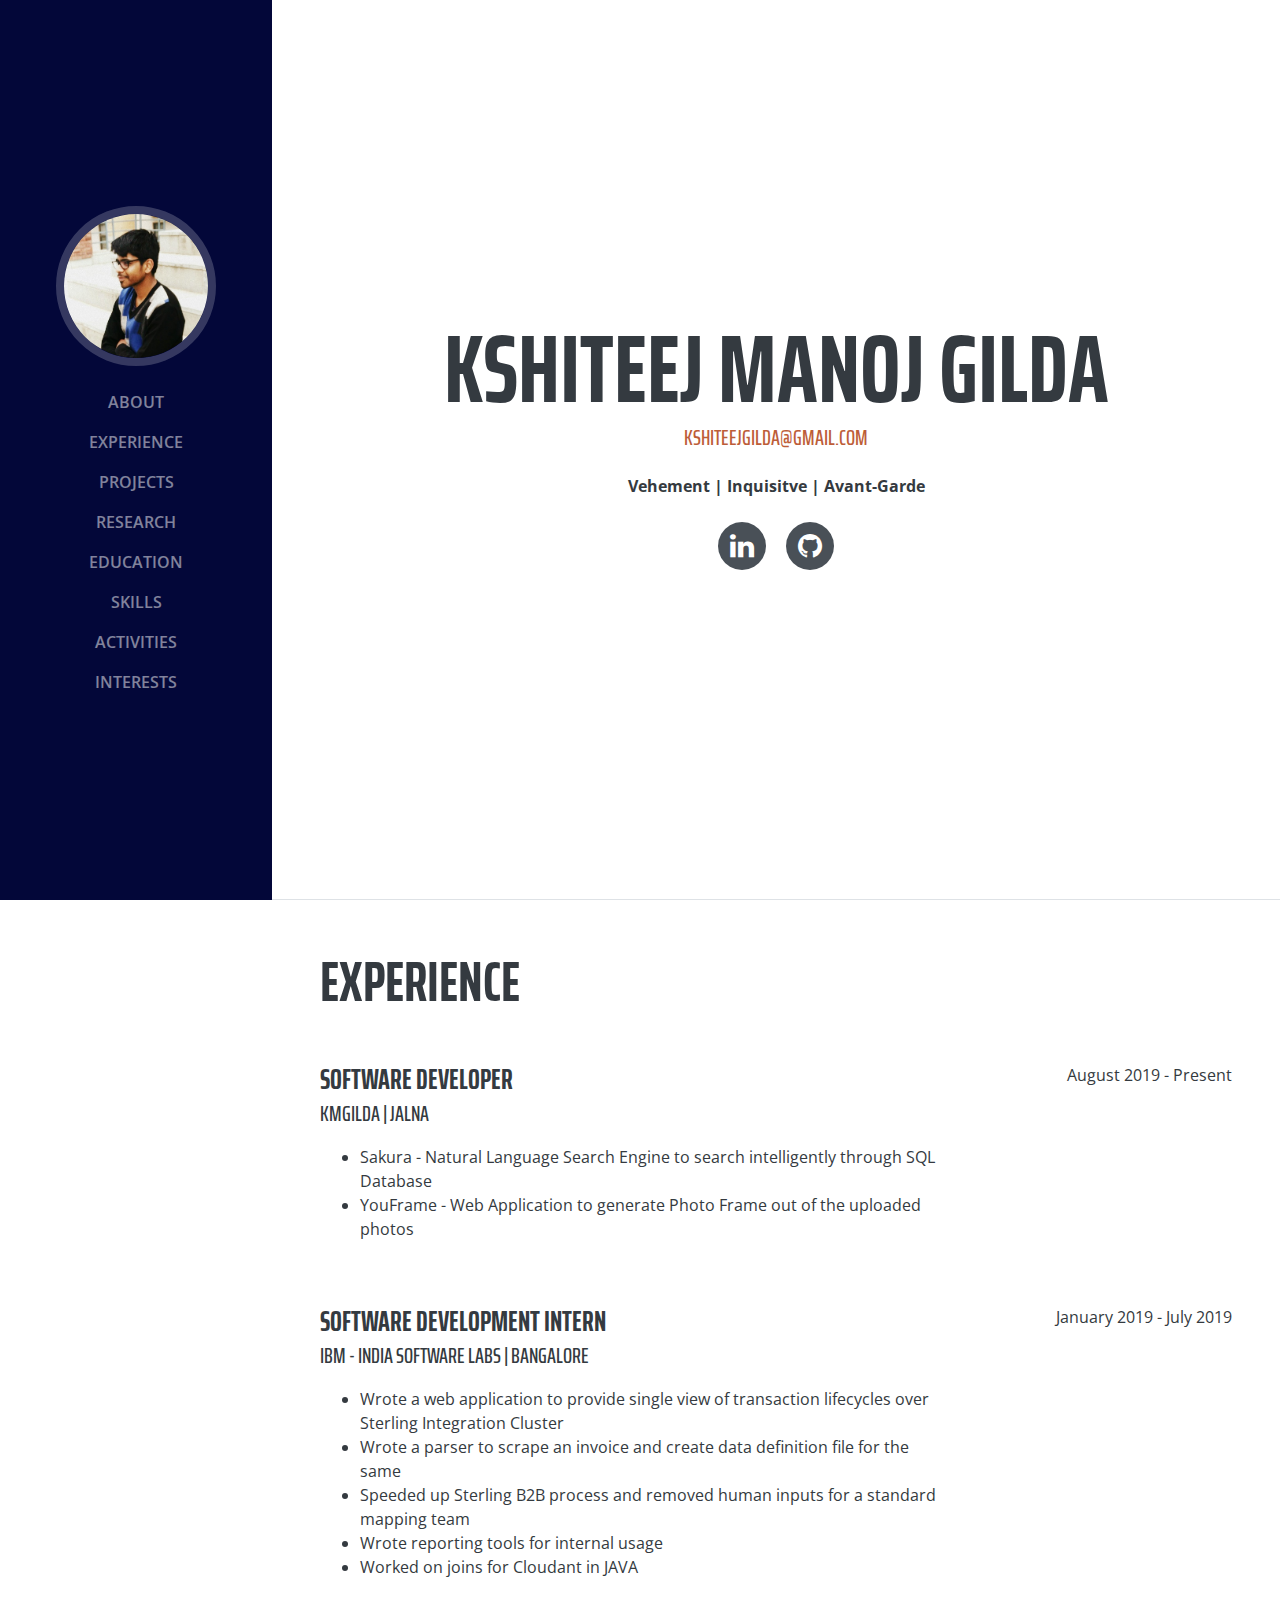
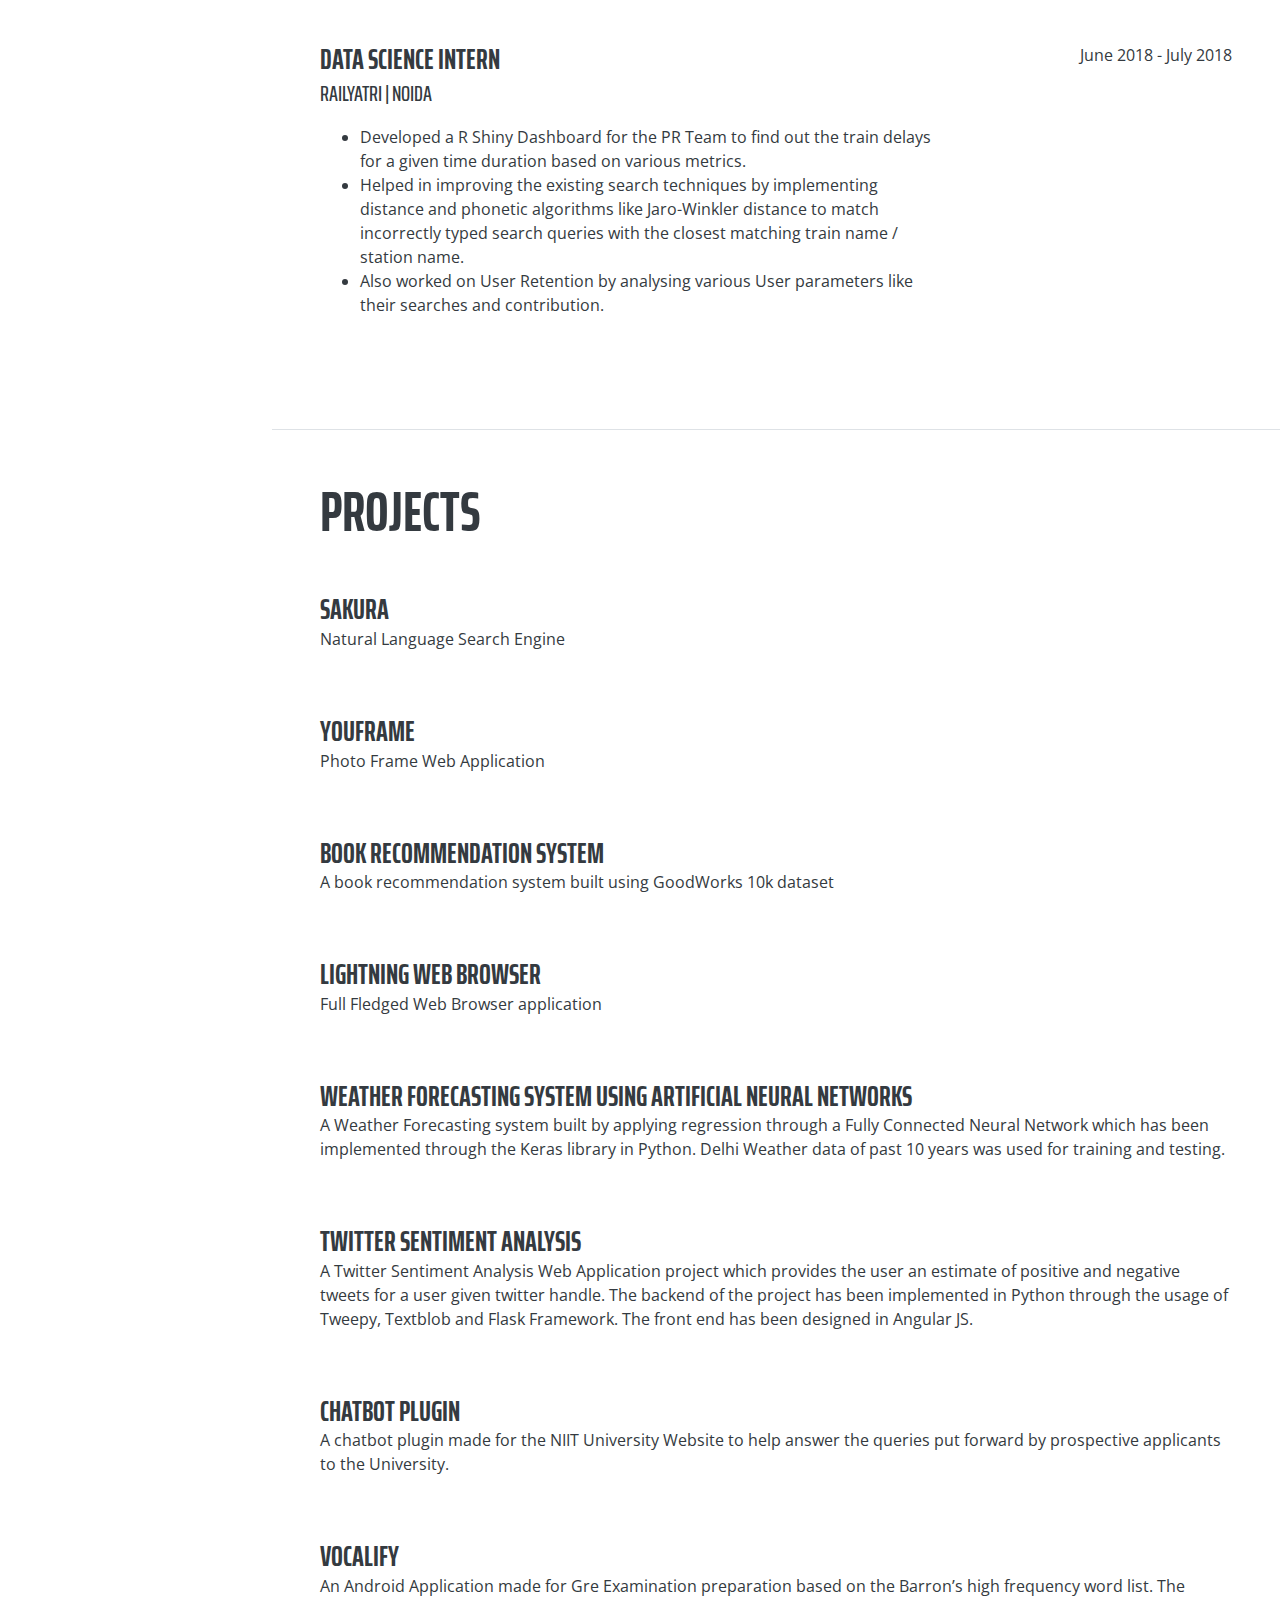
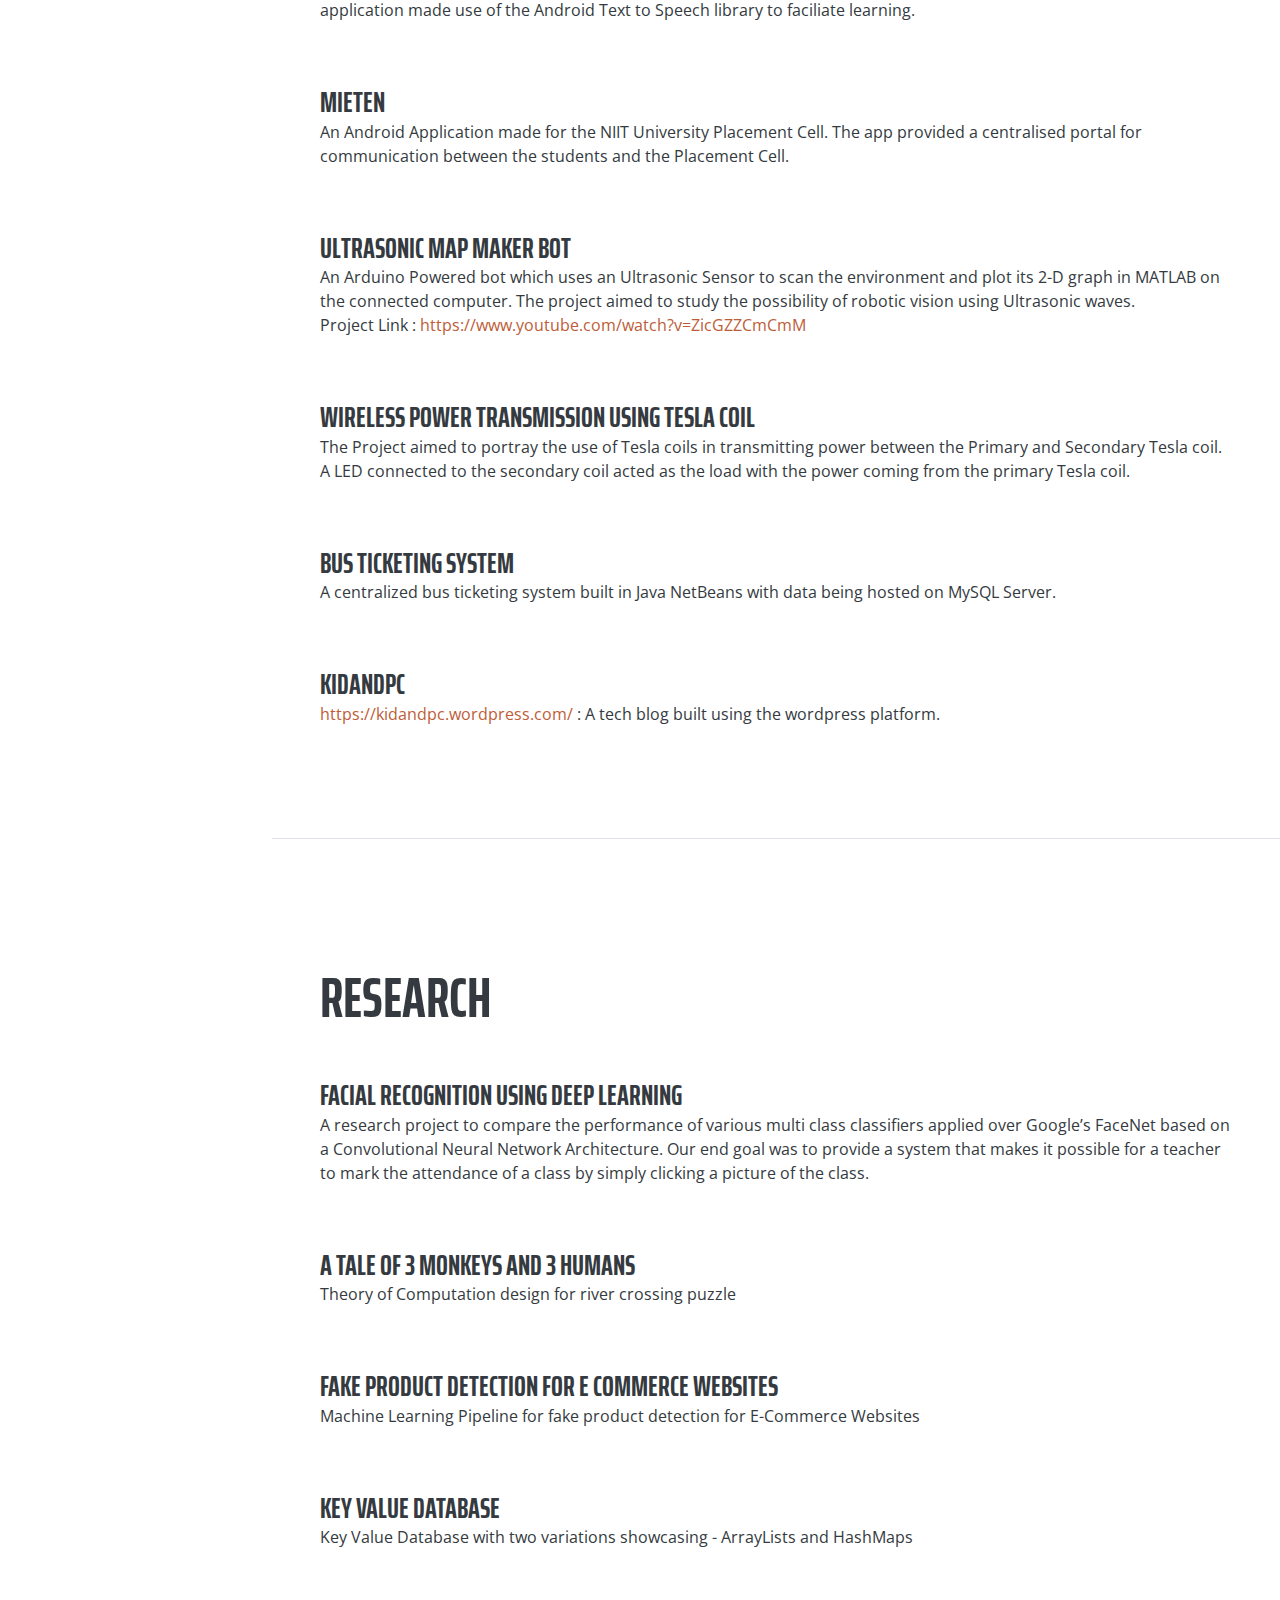
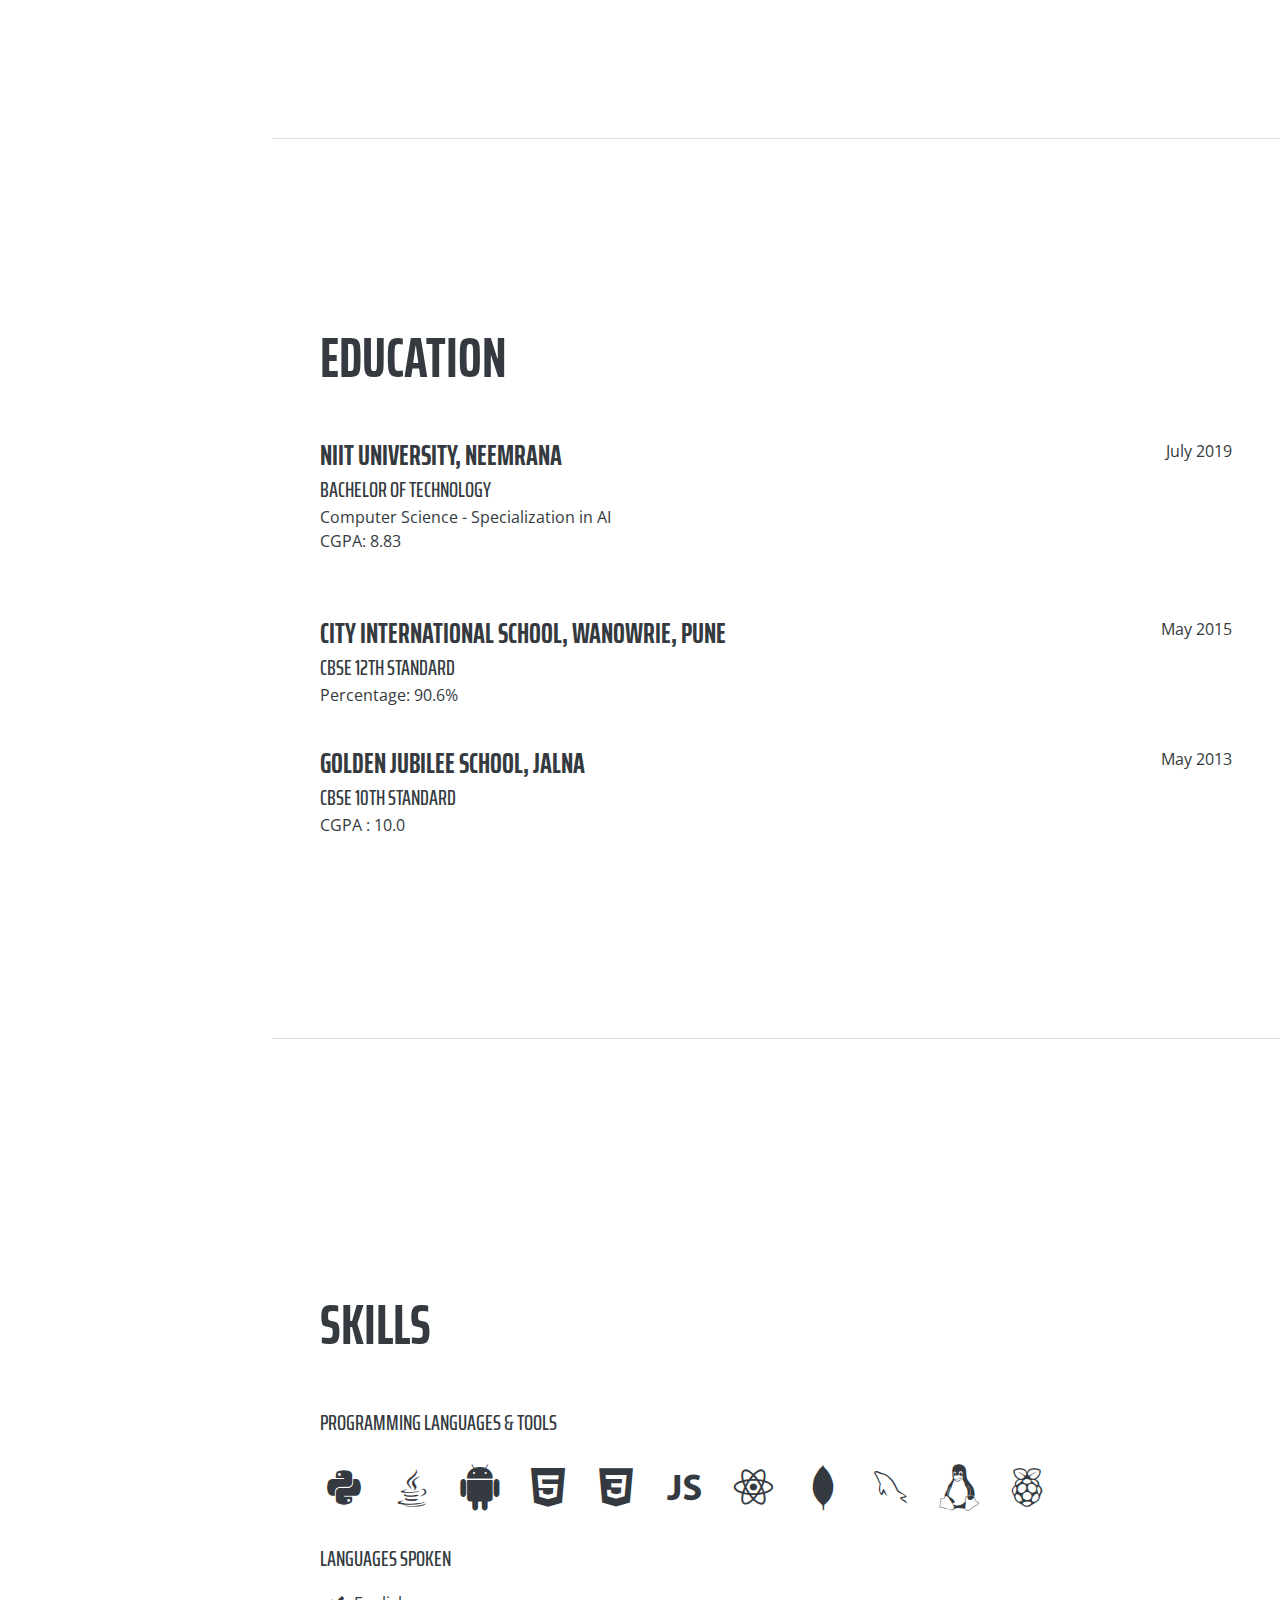
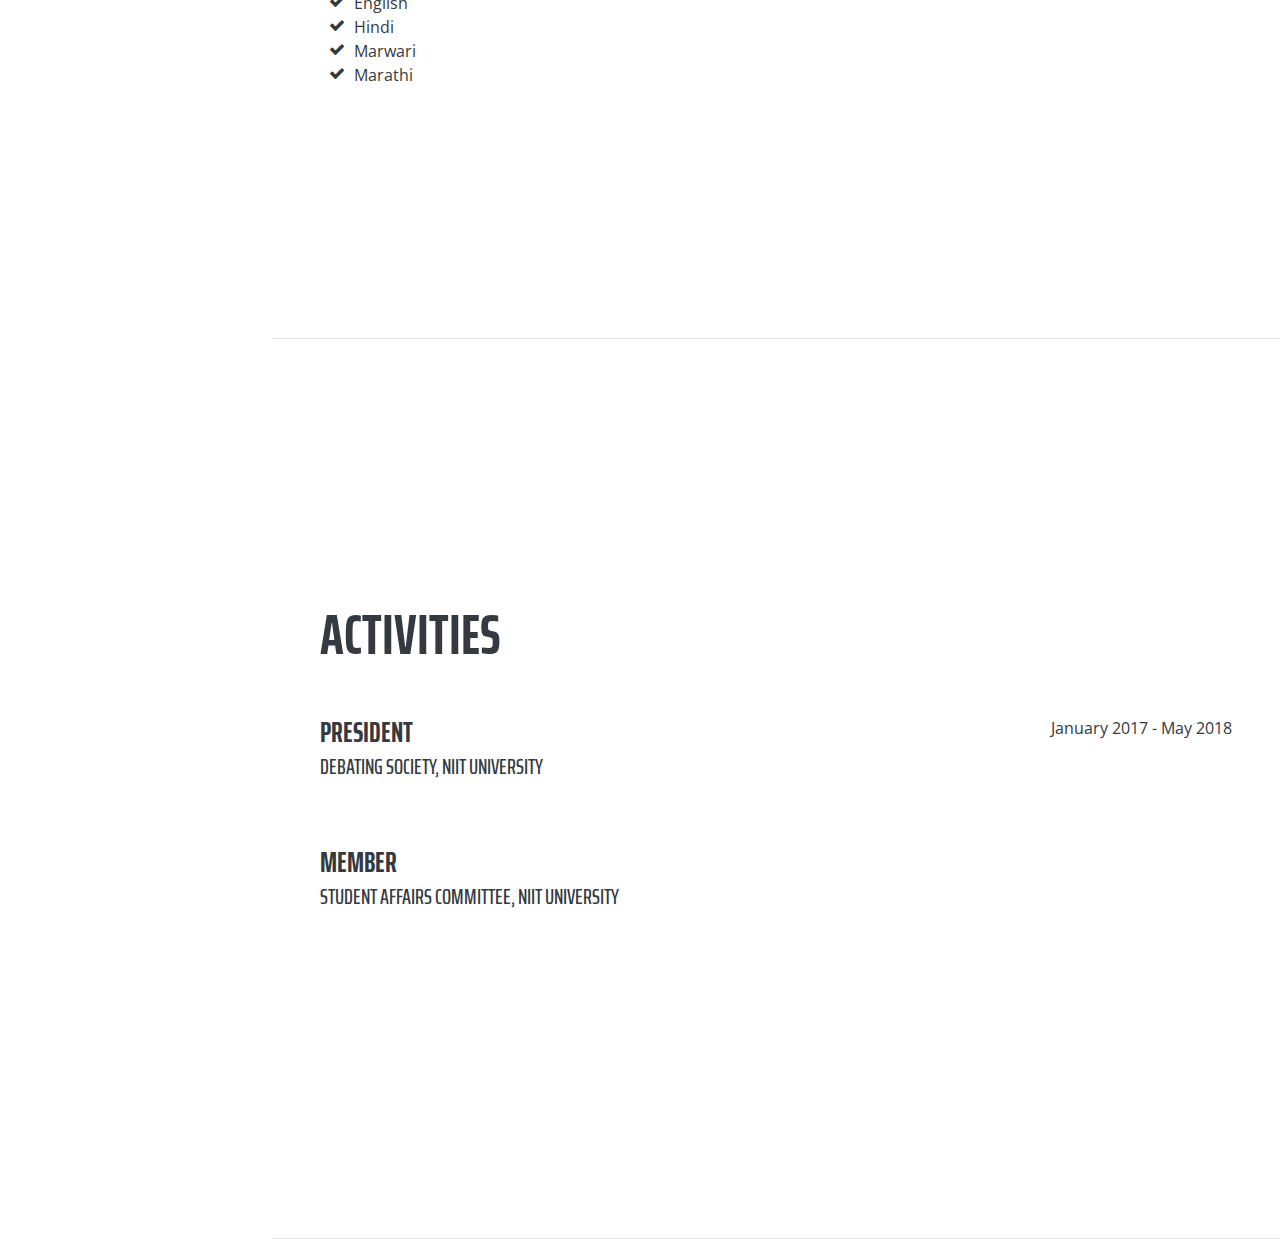
<file: index1.html>
<!DOCTYPE html>
<html lang="en">

  <head>

    <meta charset="utf-8">
    <meta name="viewport" content="width=device-width, initial-scale=1, shrink-to-fit=no">
    <meta name="description" content="">
    <meta name="author" content="">

    <title>Home</title>

    <!-- Bootstrap core CSS -->
    <link href="vendor/bootstrap/css/bootstrap.min.css" rel="stylesheet">

    <!-- Custom fonts for this template -->
    <link href="https://fonts.googleapis.com/css?family=Saira+Extra+Condensed:100,200,300,400,500,600,700,800,900" rel="stylesheet">
    <link href="https://fonts.googleapis.com/css?family=Open+Sans:300,300i,400,400i,600,600i,700,700i,800,800i" rel="stylesheet">
    <link href="vendor/font-awesome/css/font-awesome.min.css" rel="stylesheet">
    <link href="vendor/devicons/css/devicons.min.css" rel="stylesheet">
    <link href="vendor/simple-line-icons/css/simple-line-icons.css" rel="stylesheet">

    <!-- Custom styles for this template -->
    <link href="css/resume.min.css" rel="stylesheet">

  </head>

  <body id="page-top">

    <nav class="navbar navbar-expand-lg navbar-dark bg-primary fixed-top" id="sideNav">
      <a class="navbar-brand js-scroll-trigger" href="#page-top">
        
        <span class="d-none d-lg-block">
          <img class="img-fluid img-profile rounded-circle mx-auto mb-2" src="img/profile.jpg" alt="">
        </span>
      </a>
      <button class="navbar-toggler" type="button" data-toggle="collapse" data-target="#navbarSupportedContent" aria-controls="navbarSupportedContent" aria-expanded="false" aria-label="Toggle navigation">
        <span class="navbar-toggler-icon"></span>
      </button>
      <div class="collapse navbar-collapse" id="navbarSupportedContent">
        <ul class="navbar-nav">
          <li class="nav-item">
            <a class="nav-link js-scroll-trigger" href="#about">About</a>
          </li>
          <li class="nav-item">
            <a class="nav-link js-scroll-trigger" href="#experience">Experience</a>
          </li>
          <li class="nav-item">
            <a class="nav-link js-scroll-trigger" href="#projects">Projects</a>
          </li>
          <li class="nav-item">
            <a class="nav-link js-scroll-trigger" href="#research">Research</a>
          </li>
          <li class="nav-item">
            <a class="nav-link js-scroll-trigger" href="#education">Education</a>
          </li>
          <li class="nav-item">
            <a class="nav-link js-scroll-trigger" href="#skills">Skills</a>
          </li>
          <li class="nav-item">
            <a class="nav-link js-scroll-trigger" href="#activities">Activities</a>
          </li>
          <li class="nav-item">
            <a class="nav-link js-scroll-trigger" href="#interests">Interests</a>
          </li>
          
        </ul>
      </div>
    </nav>

    <div class="container-fluid p-0">

      <section class="resume-section p-3 p-lg-5 d-flex d-column" id="about">
        <div class="my-auto align">
          <h1 >Kshiteej Manoj Gilda
            <!--<span class="text-primary">Taylor</span> -->
          </h1>
          <div class="subheading tempAlignment">
            <a href="mailto:kshiteejgilda@gmail.com">kshiteejgilda@gmail.com</a> <br>
          </div>
          <p class="tempAlignment"><b>Vehement | Inquisitve | Avant-Garde</b></p>
          <ul class="list-inline list-social-icons mb-0">
           <!-- <li class="list-inline-item">
              
                <span class="fa-stack fa-lg">
                  <i class="fa fa-circle fa-stack-2x"></i>
                  <i class="fa fa-facebook fa-stack-1x fa-inverse"></i>
                </span>
              </a>
            </li> -->
            <!--<li class="list-inline-item">
              <a href="#">
                <span class="fa-stack fa-lg">
                  <i class="fa fa-circle fa-stack-2x"></i>
                  <i class="fa fa-twitter fa-stack-1x fa-inverse"></i>
                </span>
              </a>
            </li> -->
            <li class="list-inline-item">
              <a href="https://www.linkedin.com/in/kshiteej-gilda-891975127/">
                <span class="fa-stack fa-lg">
                  <i class="fa fa-circle fa-stack-2x"></i>
                  <i class="fa fa-linkedin fa-stack-1x fa-inverse"></i>
                </span>
              </a>
            </li>
            <li class="list-inline-item">
              <a href="https://github.com/kmgilda">
                <span class="fa-stack fa-lg">
                  <i class="fa fa-circle fa-stack-2x"></i>
                  <i class="fa fa-github fa-stack-1x fa-inverse"></i>
                </span>
              </a>
            </li>
          </ul>          
        
        </div>
      </section>

      
      
      <section class="resume-section p-3 p-lg-5 d-flex flex-column" id="experience">
        <div class="my-auto">
          <h2 class="mb-5">Experience</h2>

          <div class="resume-item d-flex flex-column flex-md-row mb-5">
            <div class="resume-content mr-auto">
              <h3 class="mb-0">Software Developer</h3>
              <div class="subheading mb-3">kmgilda | Jalna</div>
              <p>
                <ul>
                  <li>Sakura - Natural Language Search Engine to search intelligently through SQL Database</li>
                  <li>YouFrame - Web Application to generate Photo Frame out of the uploaded photos</li>  
                </ul>
              </p>
            </div>
            <div class="resume-date text-md-right">
              <span class="text-primary">August 2019 - Present</span>
            </div>
          </div>
          
          
          <div class="resume-item d-flex flex-column flex-md-row mb-5">
            <div class="resume-content mr-auto">
              <h3 class="mb-0">Software Development Intern</h3>
              <div class="subheading mb-3">IBM - India Software Labs | Bangalore</div>
              <p>
                <ul>
                  <li>Wrote a web application to provide single view of transaction lifecycles over Sterling Integration Cluster</li>
                  <li>Wrote a parser to scrape an invoice and create data definition file for the same</li>
                  <li>Speeded up Sterling B2B process and removed human inputs for a standard mapping team</li>
                  <li>Wrote reporting tools for internal usage</li>
                  <li>Worked on joins for Cloudant in JAVA</li>
                </ul>
              </p>
            </div>
            <div class="resume-date text-md-right">
              <span class="text-primary">January 2019 - July 2019</span>
            </div>
          </div>

          <div class="resume-item d-flex flex-column flex-md-row mb-5">
            <div class="resume-content mr-auto">
              <h3 class="mb-0">Data Science Intern</h3>
              <div class="subheading mb-3">RailYatri | Noida</div>
              <p>
                <ul>
                  <li>Developed a R Shiny Dashboard for the PR Team to find out the train delays for a given time duration based on various metrics.</li>
                  <li>Helped in improving the existing search techniques by implementing distance and phonetic algorithms like Jaro-Winkler distance to match incorrectly typed search queries with the closest matching train name / station name.</li> 
                  <li>Also worked on User Retention by analysing various User parameters like their searches and contribution.</li>
                </ul>
              </p>
            </div>
            <div class="resume-date text-md-right">
              <span class="text-primary">June 2018 - July 2018</span>
            </div>
          </div>          
        </div>

      </section>

      <section class="resume-section p-3 p-lg-5 d-flex flex-column" id="projects">
        <div class="my-auto">
          <h2 class="mb-5">Projects</h2>

          <div class="resume-item d-flex flex-column flex-md-row mb-5">
            <div class="resume-content mr-auto">
              <h3 class="mb-0">Sakura</h3>              
              <p>Natural Language Search Engine</p>
            </div>
            
          </div>
          
          
          <div class="resume-item d-flex flex-column flex-md-row mb-5">
            <div class="resume-content mr-auto">
              <h3 class="mb-0">YouFrame</h3>              
              <p>Photo Frame Web Application</p>
            </div>
            
          </div>
          
          <div class="resume-item d-flex flex-column flex-md-row mb-5">
            <div class="resume-content mr-auto">
              <h3 class="mb-0">Book Recommendation System</h3>              
              <p>A book recommendation system built using GoodWorks 10k dataset</p>
            </div>
            
          </div>
          
          <div class="resume-item d-flex flex-column flex-md-row mb-5">
            <div class="resume-content mr-auto">
              <h3 class="mb-0">Lightning Web Browser</h3>              
              <p>Full Fledged Web Browser application</p>
            </div>
            
          </div>
          
          <div class="resume-item d-flex flex-column flex-md-row mb-5">
            <div class="resume-content mr-auto">
              <h3 class="mb-0">Weather Forecasting System using Artificial Neural Networks</h3>              
              <p>A Weather Forecasting system built by applying regression through a Fully Connected Neural Network which has been implemented through the Keras library in Python. Delhi Weather data of past 10 years was used for training and testing.</p>
            </div>
            
          </div>
          
          <div class="resume-item d-flex flex-column flex-md-row mb-5">
            <div class="resume-content mr-auto">
              <h3 class="mb-0">Twitter Sentiment Analysis</h3>              
              <p>A Twitter Sentiment Analysis Web Application project which provides the user an estimate of positive and negative tweets for a user given twitter handle. The backend of the project has been implemented in Python through the usage of Tweepy, Textblob and Flask Framework. The front end has been designed in Angular JS.</p>
            </div>
            
          </div>
          
          
          <div class="resume-item d-flex flex-column flex-md-row mb-5">
            <div class="resume-content mr-auto">
              <h3 class="mb-0">Chatbot Plugin</h3>              
              <p>A chatbot plugin made for the NIIT University Website to help answer the queries put forward by prospective applicants to the University.</p>
            </div>
            
          </div>
          
          <div class="resume-item d-flex flex-column flex-md-row mb-5">
            <div class="resume-content mr-auto">
              <h3 class="mb-0">Vocalify</h3>              
              <p>An Android Application made for Gre Examination preparation based on the Barron’s high
                frequency word list. The application made use of the Android Text to Speech library to faciliate learning.</p>
            </div>
            
          </div>

          <div class="resume-item d-flex flex-column flex-md-row mb-5">
            <div class="resume-content mr-auto">
              <h3 class="mb-0">Mieten</h3>              
              <p>An Android Application made for the NIIT University Placement Cell. The app provided a centralised portal for communication between the students and the Placement Cell.</p>
            </div>
           
          </div>

          <div class="resume-item d-flex flex-column flex-md-row mb-5">
            <div class="resume-content mr-auto">
              <h3 class="mb-0">Ultrasonic Map Maker Bot</h3>
              <p>An Arduino Powered bot which uses an Ultrasonic Sensor to scan the
                environment and plot its 2-D graph in MATLAB on the connected computer. The project aimed to study the
                possibility of robotic vision using Ultrasonic waves.<br/>Project Link : <a href="https://www.youtube.com/watch?v=ZicGZZCmCmM">https://www.youtube.com/watch?v=ZicGZZCmCmM</a></p>
            </div>
            </div>


          <div class="resume-item d-flex flex-column flex-md-row mb-5">
            <div class="resume-content mr-auto">
              <h3 class="mb-0">Wireless Power Transmission using Tesla Coil</h3>
              <p>The Project aimed to portray the use of Tesla coils in
                transmitting power between the Primary and Secondary Tesla coil. A LED connected to the secondary coil
                acted as the load with the power coming from the primary Tesla coil.</p>
            </div>
          </div>



          <div class="resume-item d-flex flex-column flex-md-row mb-5">
            <div class="resume-content mr-auto">
              <h3 class="mb-0">Bus Ticketing System</h3>
              <p>A centralized bus ticketing system built in Java NetBeans with data being hosted on MySQL Server.</p>
            </div>
            </div>

          <div class="resume-item d-flex flex-column flex-md-row mb-5">
            <div class="resume-content mr-auto">
              <h3 class="mb-0">kidandpc</h3>              
              <p><a href="https://kidandpc.wordpress.com/">https://kidandpc.wordpress.com/</a> : A tech blog built using the wordpress platform.</p>
            </div>
          </div>


        </div>

      </section>

      <section class="resume-section p-3 p-lg-5 d-flex flex-column" id="research">
        <div class="my-auto">
          <h2 class="mb-5">Research</h2>

          <div class="resume-item d-flex flex-column flex-md-row mb-5">
            <div class="resume-content mr-auto">
              <h3 class="mb-0">Facial Recognition using Deep Learning</h3>              
              <p>A research project to compare the performance of various multi class classifiers applied over Google’s FaceNet based on a Convolutional Neural Network Architecture. Our end goal was to provide a system that makes it possible for a teacher to mark the attendance of a class by simply clicking a picture of the class.</p>
            </div>
          </div>
          
          <div class="resume-item d-flex flex-column flex-md-row mb-5">
            <div class="resume-content mr-auto">
              <h3 class="mb-0">A Tale of 3 monkeys and 3 humans</h3>              
              <p>Theory of Computation design for river crossing puzzle</p>
            </div>
          </div>
          
          
          <div class="resume-item d-flex flex-column flex-md-row mb-5">
            <div class="resume-content mr-auto">
              <h3 class="mb-0">Fake Product Detection for E Commerce Websites</h3>              
              <p>Machine Learning Pipeline for fake product detection for E-Commerce Websites</p>
            </div>
          </div>

          <div class="resume-item d-flex flex-column flex-md-row mb-5">
            <div class="resume-content mr-auto">
              <h3 class="mb-0">Key Value Database</h3>              
              <p>Key Value Database with two variations showcasing - ArrayLists and HashMaps</p>
            </div>
          </div>
          



        </div>

      </section>


      
      
      
      <section class="resume-section p-3 p-lg-5 d-flex flex-column" id="education">
        <div class="my-auto">
          <h2 class="mb-5">Education</h2>

          <div class="resume-item d-flex flex-column flex-md-row mb-5">
            <div class="resume-content mr-auto">
              <h3 class="mb-0">NIIT University, Neemrana</h3>
              <div class="subheading">Bachelor of Technology</div>
              <div>Computer Science - Specialization in AI</div>
              <p>CGPA: 8.83</p>
            </div>
            <div class="resume-date text-md-right">
              <span class="text-primary">July 2019</span>
            </div>
          </div>

          <div class="resume-item d-flex flex-column flex-md-row">
            <div class="resume-content mr-auto">
              <h3 class="mb-0">City International School, Wanowrie, Pune</h3>
              <div class="subheading">CBSE 12th Standard</div>
              <p>Percentage: 90.6%</p>
            </div>
            <div class="resume-date text-md-right">
              <span class="text-primary">May 2015</span>
            </div>
          </div>
          <br/>
          <div class="resume-item d-flex flex-column flex-md-row">
            <div class="resume-content mr-auto">
              <h3 class="mb-0">Golden Jubilee School, Jalna</h3>
              <div class="subheading">CBSE 10th Standard</div>
              <p>CGPA : 10.0</p>
            </div>
            <div class="resume-date text-md-right">
              <span class="text-primary">May 2013</span>
            </div>
          </div>

        </div>
      </section>

      <section class="resume-section p-3 p-lg-5 d-flex flex-column" id="skills">
        <div class="my-auto">
          <h2 class="mb-5">Skills</h2>

          <div class="subheading mb-3">Programming Languages &amp; Tools</div>
          <ul class="list-inline list-icons">

            
            <li class="list-inline-item">
              <i class="devicons devicons-python"></i>
            </li>
            <li class="list-inline-item">
              <i class="devicons devicons-java"></i>
            </li>
            <li class="list-inline-item">
              <i class="devicons devicons-android"></i>
            </li>
            <li class="list-inline-item">
              <i class="devicons devicons-html5"></i>
            </li>
            <li class="list-inline-item">
              <i class="devicons devicons-css3"></i>
            </li>
            <li class="list-inline-item">
              <i class="devicons devicons-javascript"></i>
            </li>
            <li class="list-inline-item">
              <i class="devicons devicons-react"></i>
            </li>
            <li class="list-inline-item">
              <i class="devicons devicons-mongodb"></i>
            </li>
            <li class="list-inline-item">
              <i class="devicons devicons-mysql"></i>
            </li>
            <li class="list-inline-item">
              <i class="devicons devicons-linux"></i>
            </li>
          </li>
            <li class="list-inline-item">
              <i class="devicons devicons-raspberry_pi"></i>
          
          </ul>

          <div class="subheading mb-3">Languages Spoken</div>
          <ul class="fa-ul mb-0">
            <li>
              <i class="fa-li fa fa-check"></i>
              English</li>
            <li>
              <i class="fa-li fa fa-check"></i>
              Hindi</li>
            <li>
              <i class="fa-li fa fa-check"></i>
              Marwari</li>
            <li>
              <i class="fa-li fa fa-check"></i>
              Marathi</li>
          </ul>
        </div>
      </section>

      <section class="resume-section p-3 p-lg-5 d-flex flex-column" id="activities">
        <div class="my-auto">
          <h2 class="mb-5">Activities</h2>

          <div class="resume-item d-flex flex-column flex-md-row mb-5">
            <div class="resume-content mr-auto">
              <h3 class="mb-0">President</h3>
              <div class="subheading mb-3">Debating Society, NIIT University</div>              
            </div>
            <div class="resume-date text-md-right">
              <span class="text-primary">January 2017 - May 2018</span>
            </div>
          </div>

          <div class="resume-item d-flex flex-column flex-md-row mb-5">
            <div class="resume-content mr-auto">
              <h3 class="mb-0">Member</h3>
              <div class="subheading mb-3">Student Affairs Committee, NIIT University</div>              
            </div>
            <div class="resume-date text-md-right">
</file>
<file: vendor/simple-line-icons/css/simple-line-icons.css>
@font-face {
  font-family: 'simple-line-icons';
  src: url('../fonts/Simple-Line-Icons.eot?v=2.4.0');
  src: url('../fonts/Simple-Line-Icons.eot?v=2.4.0#iefix') format('embedded-opentype'), url('../fonts/Simple-Line-Icons.woff2?v=2.4.0') format('woff2'), url('../fonts/Simple-Line-Icons.ttf?v=2.4.0') format('truetype'), url('../fonts/Simple-Line-Icons.woff?v=2.4.0') format('woff'), url('../fonts/Simple-Line-Icons.svg?v=2.4.0#simple-line-icons') format('svg');
  font-weight: normal;
  font-style: normal;
}
/*
 Use the following CSS code if you want to have a class per icon.
 Instead of a list of all class selectors, you can use the generic [class*="icon-"] selector, but it's slower:
*/
.icon-user,
.icon-people,
.icon-user-female,
.icon-user-follow,
.icon-user-following,
.icon-user-unfollow,
.icon-login,
.icon-logout,
.icon-emotsmile,
.icon-phone,
.icon-call-end,
.icon-call-in,
.icon-call-out,
.icon-map,
.icon-location-pin,
.icon-direction,
.icon-directions,
.icon-compass,
.icon-layers,
.icon-menu,
.icon-list,
.icon-options-vertical,
.icon-options,
.icon-arrow-down,
.icon-arrow-left,
.icon-arrow-right,
.icon-arrow-up,
.icon-arrow-up-circle,
.icon-arrow-left-circle,
.icon-arrow-right-circle,
.icon-arrow-down-circle,
.icon-check,
.icon-clock,
.icon-plus,
.icon-minus,
.icon-close,
.icon-event,
.icon-exclamation,
.icon-organization,
.icon-trophy,
.icon-screen-smartphone,
.icon-screen-desktop,
.icon-plane,
.icon-notebook,
.icon-mustache,
.icon-mouse,
.icon-magnet,
.icon-energy,
.icon-disc,
.icon-cursor,
.icon-cursor-move,
.icon-crop,
.icon-chemistry,
.icon-speedometer,
.icon-shield,
.icon-screen-tablet,
.icon-magic-wand,
.icon-hourglass,
.icon-graduation,
.icon-ghost,
.icon-game-controller,
.icon-fire,
.icon-eyeglass,
.icon-envelope-open,
.icon-envelope-letter,
.icon-bell,
.icon-badge,
.icon-anchor,
.icon-wallet,
.icon-vector,
.icon-speech,
.icon-puzzle,
.icon-printer,
.icon-present,
.icon-playlist,
.icon-pin,
.icon-picture,
.icon-handbag,
.icon-globe-alt,
.icon-globe,
.icon-folder-alt,
.icon-folder,
.icon-film,
.icon-feed,
.icon-drop,
.icon-drawer,
.icon-docs,
.icon-doc,
.icon-diamond,
.icon-cup,
.icon-calculator,
.icon-bubbles,
.icon-briefcase,
.icon-book-open,
.icon-basket-loaded,
.icon-basket,
.icon-bag,
.icon-action-undo,
.icon-action-redo,
.icon-wrench,
.icon-umbrella,
.icon-trash,
.icon-tag,
.icon-support,
.icon-frame,
.icon-size-fullscreen,
.icon-size-actual,
.icon-shuffle,
.icon-share-alt,
.icon-share,
.icon-rocket,
.icon-question,
.icon-pie-chart,
.icon-pencil,
.icon-note,
.icon-loop,
.icon-home,
.icon-grid,
.icon-graph,
.icon-microphone,
.icon-music-tone-alt,
.icon-music-tone,
.icon-earphones-alt,
.icon-earphones,
.icon-equalizer,
.icon-like,
.icon-dislike,
.icon-control-start,
.icon-control-rewind,
.icon-control-play,
.icon-control-pause,
.icon-control-forward,
.icon-control-end,
.icon-volume-1,
.icon-volume-2,
.icon-volume-off,
.icon-calendar,
.icon-bulb,
.icon-chart,
.icon-ban,
.icon-bubble,
.icon-camrecorder,
.icon-camera,
.icon-cloud-download,
.icon-cloud-upload,
.icon-envelope,
.icon-eye,
.icon-flag,
.icon-heart,
.icon-info,
.icon-key,
.icon-link,
.icon-lock,
.icon-lock-open,
.icon-magnifier,
.icon-magnifier-add,
.icon-magnifier-remove,
.icon-paper-clip,
.icon-paper-plane,
.icon-power,
.icon-refresh,
.icon-reload,
.icon-settings,
.icon-star,
.icon-symbol-female,
.icon-symbol-male,
.icon-target,
.icon-credit-card,
.icon-paypal,
.icon-social-tumblr,
.icon-social-twitter,
.icon-social-facebook,
.icon-social-instagram,
.icon-social-linkedin,
.icon-social-pinterest,
.icon-social-github,
.icon-social-google,
.icon-social-reddit,
.icon-social-skype,
.icon-social-dribbble,
.icon-social-behance,
.icon-social-foursqare,
.icon-social-soundcloud,
.icon-social-spotify,
.icon-social-stumbleupon,
.icon-social-youtube,
.icon-social-dropbox,
.icon-social-vkontakte,
.icon-social-steam {
  font-family: 'simple-line-icons';
  speak: none;
  font-style: normal;
  font-weight: normal;
  font-variant: normal;
  text-transform: none;
  line-height: 1;
  /* Better Font Rendering =========== */
  -webkit-font-smoothing: antialiased;
  -moz-osx-font-smoothing: grayscale;
}
.icon-user:before {
  content: "\e005";
}
.icon-people:before {
  content: "\e001";
}
.icon-user-female:before {
  content: "\e000";
}
.icon-user-follow:before {
  content: "\e002";
}
.icon-user-following:before {
  content: "\e003";
}
.icon-user-unfollow:before {
  content: "\e004";
}
.icon-login:before {
  content: "\e066";
}
.icon-logout:before {
  content: "\e065";
}
.icon-emotsmile:before {
  content: "\e021";
}
.icon-phone:before {
  content: "\e600";
}
.icon-call-end:before {
  content: "\e048";
}
.icon-call-in:before {
  content: "\e047";
}
.icon-call-out:before {
  content: "\e046";
}
.icon-map:before {
  content: "\e033";
}
.icon-location-pin:before {
  content: "\e096";
}
.icon-direction:before {
  content: "\e042";
}
.icon-directions:before {
  content: "\e041";
}
.icon-compass:before {
  content: "\e045";
}
.icon-layers:before {
  content: "\e034";
}
.icon-menu:before {
  content: "\e601";
}
.icon-list:before {
  content: "\e067";
}
.icon-options-vertical:before {
  content: "\e602";
}
.icon-options:before {
  content: "\e603";
}
.icon-arrow-down:before {
  content: "\e604";
}
.icon-arrow-left:before {
  content: "\e605";
}
.icon-arrow-right:before {
  content: "\e606";
}
.icon-arrow-up:before {
  content: "\e607";
}
.icon-arrow-up-circle:before {
  content: "\e078";
}
.icon-arrow-left-circle:before {
  content: "\e07a";
}
.icon-arrow-right-circle:before {
  content: "\e079";
}
.icon-arrow-down-circle:before {
  content: "\e07b";
}
.icon-check:before {
  content: "\e080";
}
.icon-clock:before {
  content: "\e081";
}
.icon-plus:before {
  content: "\e095";
}
.icon-minus:before {
  content: "\e615";
}
.icon-close:before {
  content: "\e082";
}
.icon-event:before {
  content: "\e619";
}
.icon-exclamation:before {
  content: "\e617";
}
.icon-organization:before {
  content: "\e616";
}
.icon-trophy:before {
  content: "\e006";
}
.icon-screen-smartphone:before {
  content: "\e010";
}
.icon-screen-desktop:before {
  content: "\e011";
}
.icon-plane:before {
  content: "\e012";
}
.icon-notebook:before {
  content: "\e013";
}
.icon-mustache:before {
  content: "\e014";
}
.icon-mouse:before {
  content: "\e015";
}
.icon-magnet:before {
  content: "\e016";
}
.icon-energy:before {
  content: "\e020";
}
.icon-disc:before {
  content: "\e022";
}
.icon-cursor:before {
  content: "\e06e";
}
.icon-cursor-move:before {
  content: "\e023";
}
.icon-crop:before {
  content: "\e024";
}
.icon-chemistry:before {
  content: "\e026";
}
.icon-speedometer:before {
  content: "\e007";
}
.icon-shield:before {
  content: "\e00e";
}
.icon-screen-tablet:before {
  content: "\e00f";
}
.icon-magic-wand:before {
  content: "\e017";
}
.icon-hourglass:before {
  content: "\e018";
}
.icon-graduation:before {
  content: "\e019";
}
.icon-ghost:before {
  content: "\e01a";
}
.icon-game-controller:before {
  content: "\e01b";
}
.icon-fire:before {
  content: "\e01c";
}
.icon-eyeglass:before {
  content: "\e01d";
}
.icon-envelope-open:before {
  content: "\e01e";
}
.icon-envelope-letter:before {
  content: "\e01f";
}
.icon-bell:before {
  content: "\e027";
}
.icon-badge:before {
  content: "\e028";
}
.icon-anchor:before {
  content: "\e029";
}
.icon-wallet:before {
  content: "\e02a";
}
.icon-vector:before {
  content: "\e02b";
}
.icon-speech:before {
  content: "\e02c";
}
.icon-puzzle:before {
  content: "\e02d";
}
.icon-printer:before {
  content: "\e02e";
}
.icon-present:before {
  content: "\e02f";
}
.icon-playlist:before {
  content: "\e030";
}
.icon-pin:before {
  content: "\e031";
}
.icon-picture:before {
  content: "\e032";
}
.icon-handbag:before {
  content: "\e035";
}
.icon-globe-alt:before {
  content: "\e036";
}
.icon-globe:before {
  content: "\e037";
}
.icon-folder-alt:before {
  content: "\e039";
}
.icon-folder:before {
  content: "\e089";
}
.icon-film:before {
  content: "\e03a";
}
.icon-feed:before {
  content: "\e03b";
}
.icon-drop:before {
  content: "\e03e";
}
.icon-drawer:before {
  content: "\e03f";
}
.icon-docs:before {
  content: "\e040";
}
.icon-doc:before {
  content: "\e085";
}
.icon-diamond:before {
  content: "\e043";
}
.icon-cup:before {
  content: "\e044";
}
.icon-calculator:before {
  content: "\e049";
}
.icon-bubbles:before {
  content: "\e04a";
}
.icon-briefcase:before {
  content: "\e04b";
}
.icon-book-open:before {
  content: "\e04c";
}
.icon-basket-loaded:before {
  content: "\e04d";
}
.icon-basket:before {
  content: "\e04e";
}
.icon-bag:before {
  content: "\e04f";
}
.icon-action-undo:before {
  content: "\e050";
}
.icon-action-redo:before {
  content: "\e051";
}
.icon-wrench:before {
  content: "\e052";
}
.icon-umbrella:before {
  content: "\e053";
}
.icon-trash:before {
  content: "\e054";
}
.icon-tag:before {
  content: "\e055";
}
.icon-support:before {
  content: "\e056";
}
.icon-frame:before {
  content: "\e038";
}
.icon-size-fullscreen:before {
  content: "\e057";
}
.icon-size-actual:before {
  content: "\e058";
}
.icon-shuffle:before {
  content: "\e059";
}
.icon-share-alt:before {
  content: "\e05a";
}
.icon-share:before {
  content: "\e05b";
}
.icon-rocket:before {
  content: "\e05c";
}
.icon-question:before {
  content: "\e05d";
}
.icon-pie-chart:before {
  content: "\e05e";
}
.icon-pencil:before {
  content: "\e05f";
}
.icon-note:before {
  content: "\e060";
}
.icon-loop:before {
  content: "\e064";
}
.icon-home:before {
  content: "\e069";
}
.icon-grid:before {
  content: "\e06a";
}
.icon-graph:before {
  content: "\e06b";
}
.icon-microphone:before {
  content: "\e063";
}
.icon-music-tone-alt:before {
  content: "\e061";
}
.icon-music-tone:before {
  content: "\e062";
}
.icon-earphones-alt:before {
  content: "\e03c";
}
.icon-earphones:before {
  content: "\e03d";
}
.icon-equalizer:before {
  content: "\e06c";
}
.icon-like:before {
  content: "\e068";
}
.icon-dislike:before {
  content: "\e06d";
}
.icon-control-start:before {
  content: "\e06f";
}
.icon-control-rewind:before {
  content: "\e070";
}
.icon-control-play:before {
  content: "\e071";
}
.icon-control-pause:before {
  content: "\e072";
}
.icon-control-forward:before {
  content: "\e073";
}
.icon-control-end:before {
  content: "\e074";
}
.icon-volume-1:before {
  content: "\e09f";
}
.icon-volume-2:before {
  content: "\e0a0";
}
.icon-volume-off:before {
  content: "\e0a1";
}
.icon-calendar:before {
  content: "\e075";
}
.icon-bulb:before {
  content: "\e076";
}
.icon-chart:before {
  content: "\e077";
}
.icon-ban:before {
  content: "\e07c";
}
.icon-bubble:before {
  content: "\e07d";
}
.icon-camrecorder:before {
  content: "\e07e";
}
.icon-camera:before {
  content: "\e07f";
}
.icon-cloud-download:before {
  content: "\e083";
}
.icon-cloud-upload:before {
  content: "\e084";
}
.icon-envelope:before {
  content: "\e086";
}
.icon-eye:before {
  content: "\e087";
}
.icon-flag:before {
  content: "\e088";
}
.icon-heart:before {
  content: "\e08a";
}
.icon-info:before {
  content: "\e08b";
}
.icon-key:before {
  content: "\e08c";
}
.icon-link:before {
  content: "\e08d";
}
.icon-lock:before {
  content: "\e08e";
}
.icon-lock-open:before {
  content: "\e08f";
}
.icon-magnifier:before {
  content: "\e090";
}
.icon-magnifier-add:before {
  content: "\e091";
}
.icon-magnifier-remove:before {
  content: "\e092";
}
.icon-paper-clip:before {
  content: "\e093";
}
.icon-paper-plane:before {
  content: "\e094";
}
.icon-power:before {
  content: "\e097";
}
.icon-refresh:before {
  content: "\e098";
}
.icon-reload:before {
  content: "\e099";
}
.icon-settings:before {
  content: "\e09a";
}
.icon-star:before {
  content: "\e09b";
}
.icon-symbol-female:before {
  content: "\e09c";
}
.icon-symbol-male:before {
  content: "\e09d";
}
.icon-target:before {
  content: "\e09e";
}
.icon-credit-card:before {
  content: "\e025";
}
.icon-paypal:before {
  content: "\e608";
}
.icon-social-tumblr:before {
  content: "\e00a";
}
.icon-social-twitter:before {
  content: "\e009";
}
.icon-social-facebook:before {
  content: "\e00b";
}
.icon-social-instagram:before {
  content: "\e609";
}
.icon-social-linkedin:before {
  content: "\e60a";
}
.icon-social-pinterest:before {
  content: "\e60b";
}
.icon-social-github:before {
  content: "\e60c";
}
.icon-social-google:before {
  content: "\e60d";
}
.icon-social-reddit:before {
  content: "\e60e";
}
.icon-social-skype:before {
  content: "\e60f";
}
.icon-social-dribbble:before {
  content: "\e00d";
}
.icon-social-behance:before {
  content: "\e610";
}
.icon-social-foursqare:before {
  content: "\e611";
}
.icon-social-soundcloud:before {
  content: "\e612";
}
.icon-social-spotify:before {
  content: "\e613";
}
.icon-social-stumbleupon:before {
  content: "\e614";
}
.icon-social-youtube:before {
  content: "\e008";
}
.icon-social-dropbox:before {
  content: "\e00c";
}
.icon-social-vkontakte:before {
  content: "\e618";
}
.icon-social-steam:before {
  content: "\e620";
}
</file>
<file: vendor/devicons/css/devicons.min.css>
/*!
 *  Devicons 1.8.0 made by Theodore Vorillas / http://vorillaz.com 
 */
@font-face{font-family:devicons;src:url(../fonts/devicons.eot?xqxft6);src:url(../fonts/devicons.eot?#iefixxqxft6) format("embedded-opentype"),url(../fonts/devicons.woff?xqxft6) format("woff"),url(../fonts/devicons.ttf?xqxft6) format("truetype"),url(../fonts/devicons.svg?xqxft6#devicons) format("svg");font-weight:400;font-style:normal}.devicons{font-family:devicons;speak:none;font-style:normal;font-weight:400;font-variant:normal;text-transform:none;line-height:1;-webkit-font-smoothing:antialiased;-moz-osx-font-smoothing:grayscale}.devicons-git:before{content:"\e602"}.devicons-git_compare:before{content:"\e628"}.devicons-git_branch:before{content:"\e625"}.devicons-git_commit:before{content:"\e629"}.devicons-git_pull_request:before{content:"\e626"}.devicons-git_merge:before{content:"\e627"}.devicons-bitbucket:before{content:"\e603"}.devicons-github_alt:before{content:"\e608"}.devicons-github_badge:before{content:"\e609"}.devicons-github:before{content:"\e60a"}.devicons-github_full:before{content:"\e617"}.devicons-java:before{content:"\e638"}.devicons-ruby:before{content:"\e639"}.devicons-scala:before{content:"\e637"}.devicons-python:before{content:"\e63c"}.devicons-go:before{content:"\e624"}.devicons-ruby_on_rails:before{content:"\e63b"}.devicons-django:before{content:"\e61d"}.devicons-markdown:before{content:"\e63e"}.devicons-php:before{content:"\e63d"}.devicons-mysql:before{content:"\e604"}.devicons-streamline:before{content:"\e605"}.devicons-database:before{content:"\e606"}.devicons-laravel:before{content:"\e63f"}.devicons-javascript:before{content:"\e64e"}.devicons-angular:before{content:"\e653"}.devicons-backbone:before{content:"\e652"}.devicons-coffeescript:before{content:"\e651"}.devicons-jquery:before{content:"\e650"}.devicons-modernizr:before{content:"\e620"}.devicons-jquery_ui:before{content:"\e654"}.devicons-ember:before{content:"\e61b"}.devicons-dojo:before{content:"\e61c"}.devicons-nodejs:before{content:"\e619"}.devicons-nodejs_small:before{content:"\e618"}.devicons-javascript_shield:before{content:"\e64f"}.devicons-bootstrap:before{content:"\e647"}.devicons-sass:before{content:"\e64b"}.devicons-css3_full:before{content:"\e64a"}.devicons-css3:before{content:"\e649"}.devicons-html5:before{content:"\e636"}.devicons-html5_multimedia:before{content:"\e632"}.devicons-html5_device_access:before{content:"\e633"}.devicons-html5_3d_effects:before{content:"\e635"}.devicons-html5_connectivity:before{content:"\e634"}.devicons-ghost_small:before{content:"\e614"}.devicons-ghost:before{content:"\e61f"}.devicons-magento:before{content:"\e640"}.devicons-joomla:before{content:"\e641"}.devicons-jekyll_small:before{content:"\e60d"}.devicons-drupal:before{content:"\e642"}.devicons-wordpress:before{content:"\e60b"}.devicons-grunt:before{content:"\e64c"}.devicons-bower:before{content:"\e64d"}.devicons-npm:before{content:"\e61e"}.devicons-yahoo_small:before{content:"\e62b"}.devicons-yahoo:before{content:"\e615"}.devicons-bing_small:before{content:"\e600"}.devicons-windows:before{content:"\e60f"}.devicons-linux:before{content:"\e612"}.devicons-ubuntu:before{content:"\e63a"}.devicons-android:before{content:"\e60e"}.devicons-apple:before{content:"\e611"}.devicons-appstore:before{content:"\e613"}.devicons-phonegap:before{content:"\e630"}.devicons-blackberry:before{content:"\e623"}.devicons-stackoverflow:before{content:"\e610"}.devicons-techcrunch:before{content:"\e62c"}.devicons-codrops:before{content:"\e62f"}.devicons-css_tricks:before{content:"\e601"}.devicons-smashing_magazine:before{content:"\e62d"}.devicons-netmagazine:before{content:"\e62e"}.devicons-codepen:before{content:"\e616"}.devicons-cssdeck:before{content:"\e62a"}.devicons-hackernews:before{content:"\e61a"}.devicons-dropbox:before{content:"\e607"}.devicons-google_drive:before{content:"\e631"}.devicons-visualstudio:before{content:"\e60c"}.devicons-unity_small:before{content:"\e621"}.devicons-raspberry_pi:before{content:"\e622"}.devicons-chrome:before{content:"\e643"}.devicons-ie:before{content:"\e644"}.devicons-firefox:before{content:"\e645"}.devicons-opera:before{content:"\e646"}.devicons-safari:before{content:"\e648"}.devicons-swift:before{content:"\e655"}.devicons-symfony:before{content:"\e656"}.devicons-symfony_badge:before{content:"\e657"}.devicons-less:before{content:"\e658"}.devicons-stylus:before{content:"\e659"}.devicons-trello:before{content:"\e65a"}.devicons-atlassian:before{content:"\e65b"}.devicons-jira:before{content:"\e65c"}.devicons-envato:before{content:"\e65d"}.devicons-snap_svg:before{content:"\e65e"}.devicons-raphael:before{content:"\e65f"}.devicons-google_analytics:before{content:"\e660"}.devicons-compass:before{content:"\e661"}.devicons-onedrive:before{content:"\e662"}.devicons-gulp:before{content:"\e663"}.devicons-atom:before{content:"\e664"}.devicons-cisco:before{content:"\e665"}.devicons-nancy:before{content:"\e666"}.devicons-clojure:before{content:"\e668"}.devicons-clojure_alt:before{content:"\e66a"}.devicons-perl:before{content:"\e669"}.devicons-celluloid:before{content:"\e66b"}.devicons-w3c:before{content:"\e66c"}.devicons-redis:before{content:"\e66d"}.devicons-postgresql:before{content:"\e66e"}.devicons-webplatform:before{content:"\e66f"}.devicons-jenkins:before{content:"\e667"}.devicons-requirejs:before{content:"\e670"}.devicons-opensource:before{content:"\e671"}.devicons-typo3:before{content:"\e672"}.devicons-uikit:before{content:"\e673"}.devicons-doctrine:before{content:"\e674"}.devicons-groovy:before{content:"\e675"}.devicons-nginx:before{content:"\e676"}.devicons-haskell:before{content:"\e677"}.devicons-zend:before{content:"\e678"}.devicons-gnu:before{content:"\e679"}.devicons-yeoman:before{content:"\e67a"}.devicons-heroku:before{content:"\e67b"}.devicons-debian:before{content:"\e67d"}.devicons-travis:before{content:"\e67e"}.devicons-dotnet:before{content:"\e67f"}.devicons-codeigniter:before{content:"\e680"}.devicons-javascript_badge:before{content:"\e681"}.devicons-yii:before{content:"\e682"}.devicons-msql_server:before{content:"\e67c"}.devicons-composer:before{content:"\e683"}.devicons-krakenjs_badge:before{content:"\e684"}.devicons-krakenjs:before{content:"\e685"}.devicons-mozilla:before{content:"\e686"}.devicons-firebase:before{content:"\e687"}.devicons-sizzlejs:before{content:"\e688"}.devicons-creativecommons:before{content:"\e689"}.devicons-creativecommons_badge:before{content:"\e68a"}.devicons-mitlicence:before{content:"\e68b"}.devicons-senchatouch:before{content:"\e68c"}.devicons-bugsense:before{content:"\e68d"}.devicons-extjs:before{content:"\e68e"}.devicons-mootools_badge:before{content:"\e68f"}.devicons-mootools:before{content:"\e690"}.devicons-ruby_rough:before{content:"\e691"}.devicons-komodo:before{content:"\e692"}.devicons-coda:before{content:"\e693"}.devicons-bintray:before{content:"\e694"}.devicons-terminal:before{content:"\e695"}.devicons-code:before{content:"\e696"}.devicons-responsive:before{content:"\e697"}.devicons-dart:before{content:"\e698"}.devicons-aptana:before{content:"\e699"}.devicons-mailchimp:before{content:"\e69a"}.devicons-netbeans:before{content:"\e69b"}.devicons-dreamweaver:before{content:"\e69c"}.devicons-brackets:before{content:"\e69d"}.devicons-eclipse:before{content:"\e69e"}.devicons-cloud9:before{content:"\e69f"}.devicons-scrum:before{content:"\e6a0"}.devicons-prolog:before{content:"\e6a1"}.devicons-terminal_badge:before{content:"\e6a2"}.devicons-code_badge:before{content:"\e6a3"}.devicons-mongodb:before{content:"\e6a4"}.devicons-meteor:before{content:"\e6a5"}.devicons-meteorfull:before{content:"\e6a6"}.devicons-fsharp:before{content:"\e6a7"}.devicons-rust:before{content:"\e6a8"}.devicons-ionic:before{content:"\e6a9"}.devicons-sublime:before{content:"\e6aa"}.devicons-appcelerator:before{content:"\e6ab"}.devicons-asterisk:before{content:"\e6ac"}.devicons-aws:before{content:"\e6ad"}.devicons-digital-ocean:before{content:"\e6ae"}.devicons-dlang:before{content:"\e6af"}.devicons-docker:before{content:"\e6b0"}.devicons-erlang:before{content:"\e6b1"}.devicons-google-cloud-platform:before{content:"\e6b2"}.devicons-grails:before{content:"\e6b3"}.devicons-illustrator:before{content:"\e6b4"}.devicons-intellij:before{content:"\e6b5"}.devicons-materializecss:before{content:"\e6b6"}.devicons-openshift:before{content:"\e6b7"}.devicons-photoshop:before{content:"\e6b8"}.devicons-rackspace:before{content:"\e6b9"}.devicons-react:before{content:"\e6ba"}.devicons-redhat:before{content:"\e6bb"}.devicons-scriptcs:before{content:"\e6bc"}.devicons-sqllite:before{content:"\e6c4"}.devicons-vim:before{content:"\e6c5"}
</file>
<file: css/resume.min.css>
body{font-family:'Open Sans',serif;padding-top:54px;color:#343a40}@media (min-width:992px){body{padding-top:0;padding-left:17rem}}h1,h2,h3,h4,h5,h6{font-family:'Saira Extra Condensed',serif;font-weight:700;text-transform:uppercase;color:#343a40}h1{font-size:6rem;line-height:5.5rem}h2{font-size:3.5rem}.subheading{text-transform:uppercase;font-weight:500;font-family:'Saira Extra Condensed',serif;font-size:1.35rem}.list-social-icons a{color:#495057}.list-social-icons a:hover{color:#bd5d38}.list-social-icons a .fa-lg{font-size:1.75rem}.list-icons{font-size:3rem}.list-icons .list-inline-item i:hover{color:#bd5d38}#sideNav .navbar-nav .nav-item .nav-link{font-weight:600;text-transform:uppercase}@media (min-width:992px){#sideNav{text-align:center;position:fixed;top:0;left:0;display:flex;flex-direction:column;width:17rem;height:100vh}#sideNav .navbar-brand{display:flex;margin:auto auto 0;padding:.5rem}#sideNav .navbar-brand .img-profile{max-width:10rem;max-height:10rem;border:.5rem solid rgba(255,255,255,.2)}#sideNav .navbar-collapse{display:flex;align-items:flex-start;flex-grow:0;width:100%;margin-bottom:auto}#sideNav .navbar-collapse .navbar-nav{flex-direction:column;width:100%}#sideNav .navbar-collapse .navbar-nav .nav-item{display:block}#sideNav .navbar-collapse .navbar-nav .nav-item .nav-link{display:block}}section.resume-section{border-bottom:1px solid #dee2e6;padding-top:5rem!important;padding-bottom:5rem!important}section.resume-section .resume-item .resume-date{min-width:none}@media (min-width:768px){section.resume-section{min-height:100vh}section.resume-section .resume-item .resume-date{min-width:18rem}}@media (min-width:992px){section.resume-section{padding-top:3rem!important;padding-bottom:3rem!important}}.bg-primary{background-color:#030739!important}.text-primary{color:#343a40!important}a{color:#bd5d38}a:active,a:focus,a:hover{color:#824027}
.align {
  margin: auto;
  text-align: center;  
}

.tempAlignment {
    margin-bottom: 20px;
    
}
</file>
